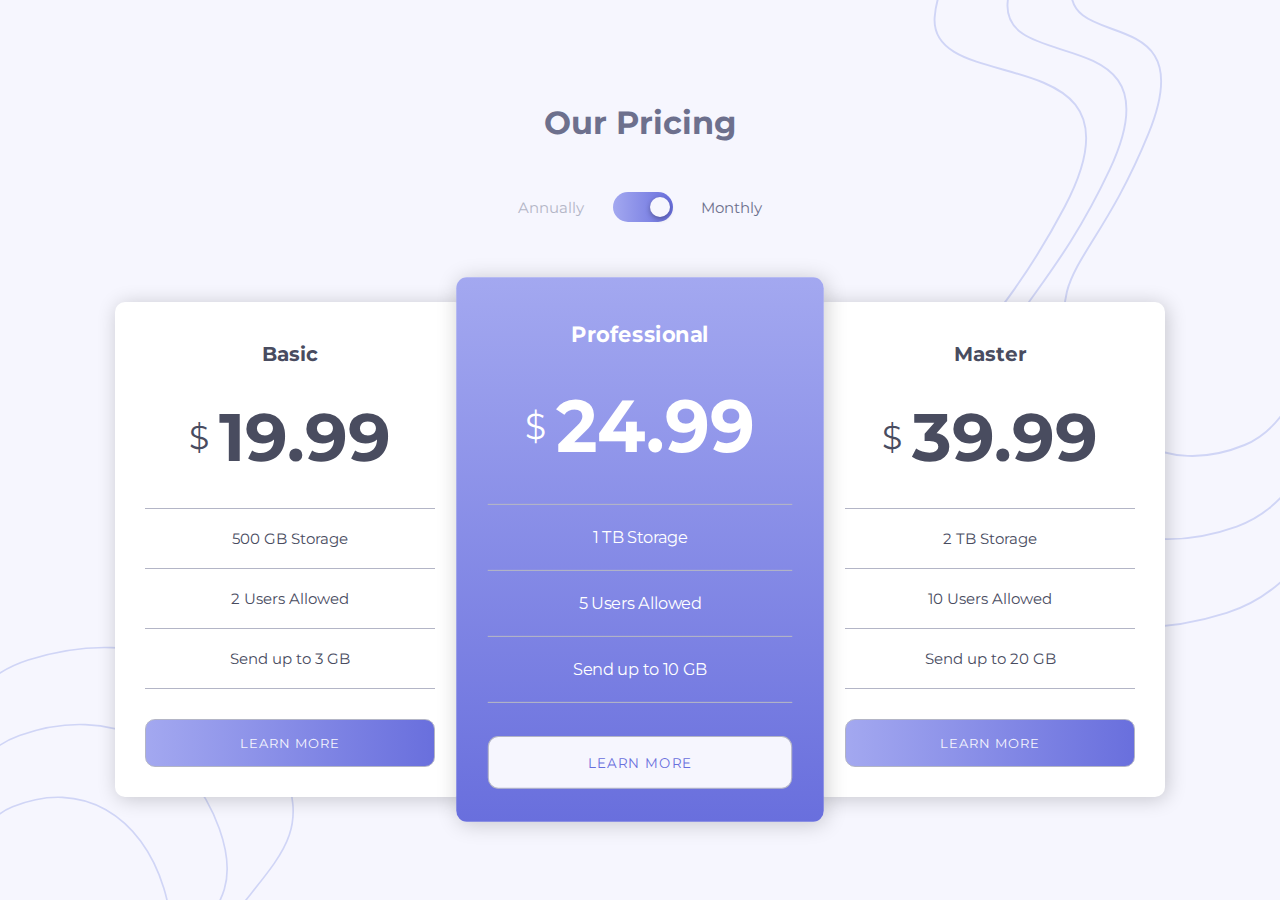
<file: index.html>
<!DOCTYPE html>
<html lang="en">
      <head>
            <meta charset="UTF-8" />
            <meta
                  name="viewport"
                  content="width=device-width, initial-scale=1.0"
            />
            <link
                  rel="icon"
                  type="image/png"
                  sizes="32x32"
                  href="./images/favicon-32x32.png"
            />

            <link rel="preconnect" href="https://fonts.gstatic.com" />
            <link
                  href="https://fonts.googleapis.com/css2?family=Montserrat:wght@700&display=swap"
                  rel="stylesheet"
            />

            <link rel="stylesheet" href="./main.css" />

            <title>Frontend Mentor | [Challenge Name Here]</title>
      </head>
      <body>
            <main class="main">
                  <div class="wrapper">
                        <section class="header">
                              <h1 class="header__title">Our Pricing</h1>

                              <div class="header__options">
                                    <span class="annually">Annually</span>
                                    <div class="checkbox-container">
                                          <input
                                                type="checkbox"
                                                name="check"
                                                id="checkbox"
                                                aria-checked="true"
                                                aria-hidden="true"
                                                checked
                                          />
                                          <label
                                                for="checkbox"
                                                aria-role="checkbox"
                                          ></label>
                                    </div>
                                    <span class="monthly active">Monthly</span>
                              </div>
                        </section>

                        <section class="content">
                              <div class="content__card">
                                    <h2>Basic</h2>
                                    <div class="pricing">
                                          <span>&dollar;</span>
                                          <strong class="lower-price"
                                                >19.99</strong
                                          >
                                          <strong class="bigger-price"
                                                >199.99</strong
                                          >
                                    </div>
                                    <ul class="card-list">
                                          <li class="list-item">
                                                500 GB Storage
                                          </li>
                                          <li class="list-item">
                                                2 Users Allowed
                                          </li>
                                          <li class="list-item">
                                                Send up to 3 GB
                                          </li>
                                    </ul>
                                    <a href="" class="card-btn">Learn more</a>
                              </div>
                              <div class="content__card pro">
                                    <h2>Professional</h2>
                                    <div class="pricing">
                                          <span>&dollar;</span>
                                          <strong class="lower-price"
                                                >24.99</strong
                                          >
                                          <strong class="bigger-price"
                                                >249.99</strong
                                          >
                                    </div>
                                    <ul class="card-list">
                                          <li class="list-item">
                                                1 TB Storage
                                          </li>
                                          <li class="list-item">
                                                5 Users Allowed
                                          </li>
                                          <li class="list-item">
                                                Send up to 10 GB
                                          </li>
                                    </ul>
                                    <a href="" class="card-btn">Learn more</a>
                              </div>
                              <div class="content__card">
                                    <h2>Master</h2>
                                    <div class="pricing">
                                          <span>&dollar;</span>
                                          <strong class="lower-price"
                                                >39.99</strong
                                          >
                                          <strong class="bigger-price"
                                                >399.99</strong
                                          >
                                    </div>
                                    <ul class="card-list">
                                          <li class="list-item">
                                                2 TB Storage
                                          </li>
                                          <li class="list-item">
                                                10 Users Allowed
                                          </li>
                                          <li class="list-item">
                                                Send up to 20 GB
                                          </li>
                                    </ul>
                                    <a href="" class="card-btn">Learn more</a>
                              </div>
                        </section>
                  </div>
            </main>

            <script src="./app.js"></script>
      </body>
</html>
</file>
<file: main.css>
*,
*::before,
*::after {
  margin: 0;
  padding: 0;
  -webkit-box-sizing: border-box;
          box-sizing: border-box;
  list-style-type: none;
  text-decoration: none;
}

html {
  font-size: 62.5%;
}

body {
  font-size: 1.6rem;
  font-family: "Montserrat", sans-serif;
  background: url(./images/bg-top.svg), url(./images/bg-bottom.svg) #f6f6fe;
  background-size: 100%, 0%;
  background-repeat: no-repeat;
  background-position: top -3.7rem right -19rem, bottom left;
}

@media (min-width: 62.5rem) {
  body {
    background: url(./images/bg-top.svg), url(./images/bg-bottom.svg) #f6f6fe;
    background-size: 28%, 23%;
    background-repeat: no-repeat;
    background-position: top right, bottom left;
  }
}

.main {
  width: 100%;
  min-height: 100vh;
  max-width: 40rem;
  margin: auto;
  display: -webkit-box;
  display: -ms-flexbox;
  display: flex;
}

@media (min-width: 62.5rem) {
  .main {
    max-width: 106rem;
  }
}

.main .wrapper {
  width: 90%;
  margin: auto;
  text-align: center;
  padding: 7rem 0;
}

@media (min-width: 62.5rem) {
  .main .wrapper {
    width: 100%;
  }
}

.main .wrapper .header__title {
  font-size: 3.2rem;
  color: #6d708d;
}

.main .wrapper .header__options {
  display: -webkit-box;
  display: -ms-flexbox;
  display: flex;
  -webkit-box-pack: space-evenly;
      -ms-flex-pack: space-evenly;
          justify-content: space-evenly;
  -webkit-box-align: center;
      -ms-flex-align: center;
          align-items: center;
  margin: 5rem auto;
  max-width: 30rem;
}

.main .wrapper .header__options span {
  font-size: 1.5rem;
  color: #b3b5c6;
  -webkit-transition: 300ms linear;
  transition: 300ms linear;
}

.main .wrapper .header__options span.active {
  color: #6d708d;
}

.main .wrapper .header__options .checkbox-container:hover {
  opacity: 0.7;
}

.main .wrapper .header__options .checkbox-container label {
  display: -webkit-box;
  display: -ms-flexbox;
  display: flex;
  width: 6rem;
  height: 3rem;
  background: -webkit-gradient(linear, left top, right top, from(#a3a8f0), to(#696fdd));
  background: linear-gradient(90deg, #a3a8f0, #696fdd);
  border-radius: 5rem;
  position: relative;
  cursor: pointer;
}

.main .wrapper .header__options .checkbox-container label::before {
  content: "";
  width: 2rem;
  height: 2rem;
  position: absolute;
  top: 50%;
  left: 0.3rem;
  -webkit-transform: translateY(-50%);
          transform: translateY(-50%);
  cursor: pointer;
  background: #f6f6fe;
  border-radius: 5rem;
  -webkit-box-shadow: 0 0.2rem 0.5rem 0 rgba(0, 0, 0, 0.3);
          box-shadow: 0 0.2rem 0.5rem 0 rgba(0, 0, 0, 0.3);
  -webkit-transition: all 0.4s ease;
  transition: all 0.4s ease;
}

.main .wrapper .header__options .checkbox-container input[type="checkbox"] {
  cursor: pointer;
  opacity: 0;
  position: absolute;
}

.main .wrapper .header__options .checkbox-container input[type="checkbox"]:focus + label::before {
  -webkit-box-shadow: 0 0 20px black;
          box-shadow: 0 0 20px black;
}

.main .wrapper .header__options .checkbox-container input[type="checkbox"]:checked + label::before {
  left: 3.7rem;
}

@media (min-width: 62.5rem) {
  .main .wrapper .content {
    display: -webkit-box;
    display: -ms-flexbox;
    display: flex;
    -webkit-box-pack: center;
        -ms-flex-pack: center;
            justify-content: center;
  }
}

.main .wrapper .content__card {
  padding: 3rem;
  background: #fff;
  border-radius: 1rem;
  margin-top: 3rem;
  color: #494c5f;
  -webkit-box-shadow: 0.2rem 0.2rem 2rem rgba(0, 0, 0, 0.2);
          box-shadow: 0.2rem 0.2rem 2rem rgba(0, 0, 0, 0.2);
  max-width: 35rem;
}

@media (min-width: 62.5rem) {
  .main .wrapper .content__card {
    -ms-flex-preferred-size: 33.33%;
        flex-basis: 33.33%;
  }
}

.main .wrapper .content__card.pro {
  background: -webkit-gradient(linear, left top, left bottom, from(#a3a8f0), to(#696fdd));
  background: linear-gradient(#a3a8f0, #696fdd);
  color: #fff;
}

@media (min-width: 62.5rem) {
  .main .wrapper .content__card.pro {
    -webkit-transform: scaleY(1.1) scaleX(1.05);
            transform: scaleY(1.1) scaleX(1.05);
  }
}

.main .wrapper .content__card.pro .card-btn {
  background: #f6f6fe;
  color: #696fdd;
}

.main .wrapper .content__card.pro .card-btn:hover, .main .wrapper .content__card.pro .card-btn:focus {
  color: #f6f6fe;
}

.main .wrapper .content__card h2 {
  font-size: 2rem;
  margin-top: 1rem;
}

.main .wrapper .content__card .pricing {
  padding: 3rem 0;
  border-bottom: 0.1rem solid #b3b5c6;
  display: -webkit-box;
  display: -ms-flexbox;
  display: flex;
  -webkit-box-align: center;
      -ms-flex-align: center;
          align-items: center;
  -webkit-box-pack: center;
      -ms-flex-pack: center;
          justify-content: center;
}

.main .wrapper .content__card .pricing span {
  font-size: 3.3rem;
  margin-right: 1rem;
}

.main .wrapper .content__card .pricing strong {
  font-size: 5.7rem;
}

@media (min-width: 62.5rem) {
  .main .wrapper .content__card .pricing strong {
    font-size: 6.7rem;
  }
}

.main .wrapper .content__card .pricing .lower-price {
  display: block;
}

.main .wrapper .content__card .pricing .bigger-price {
  display: none;
}

.main .wrapper .content__card .card-list .list-item {
  font-size: 1.5rem;
  padding: 2rem;
  border-bottom: 0.1rem solid #b3b5c6;
}

.main .wrapper .content__card .card-btn {
  margin-top: 3rem;
  display: inline-block;
  padding: 1.5rem 0;
  width: 100%;
  background: -webkit-gradient(linear, left top, right top, from(#a3a8f0), to(#696fdd));
  background: linear-gradient(90deg, #a3a8f0, #696fdd);
  color: #f6f6fe;
  text-transform: uppercase;
  font-size: 1.3rem;
  letter-spacing: 0.1rem;
  border-radius: 1rem;
  border: 1px solid #b3b5c6;
}

.main .wrapper .content__card .card-btn:hover, .main .wrapper .content__card .card-btn:focus {
  background: transparent;
  color: #696fdd;
}
/*# sourceMappingURL=main.css.map */
</file>
